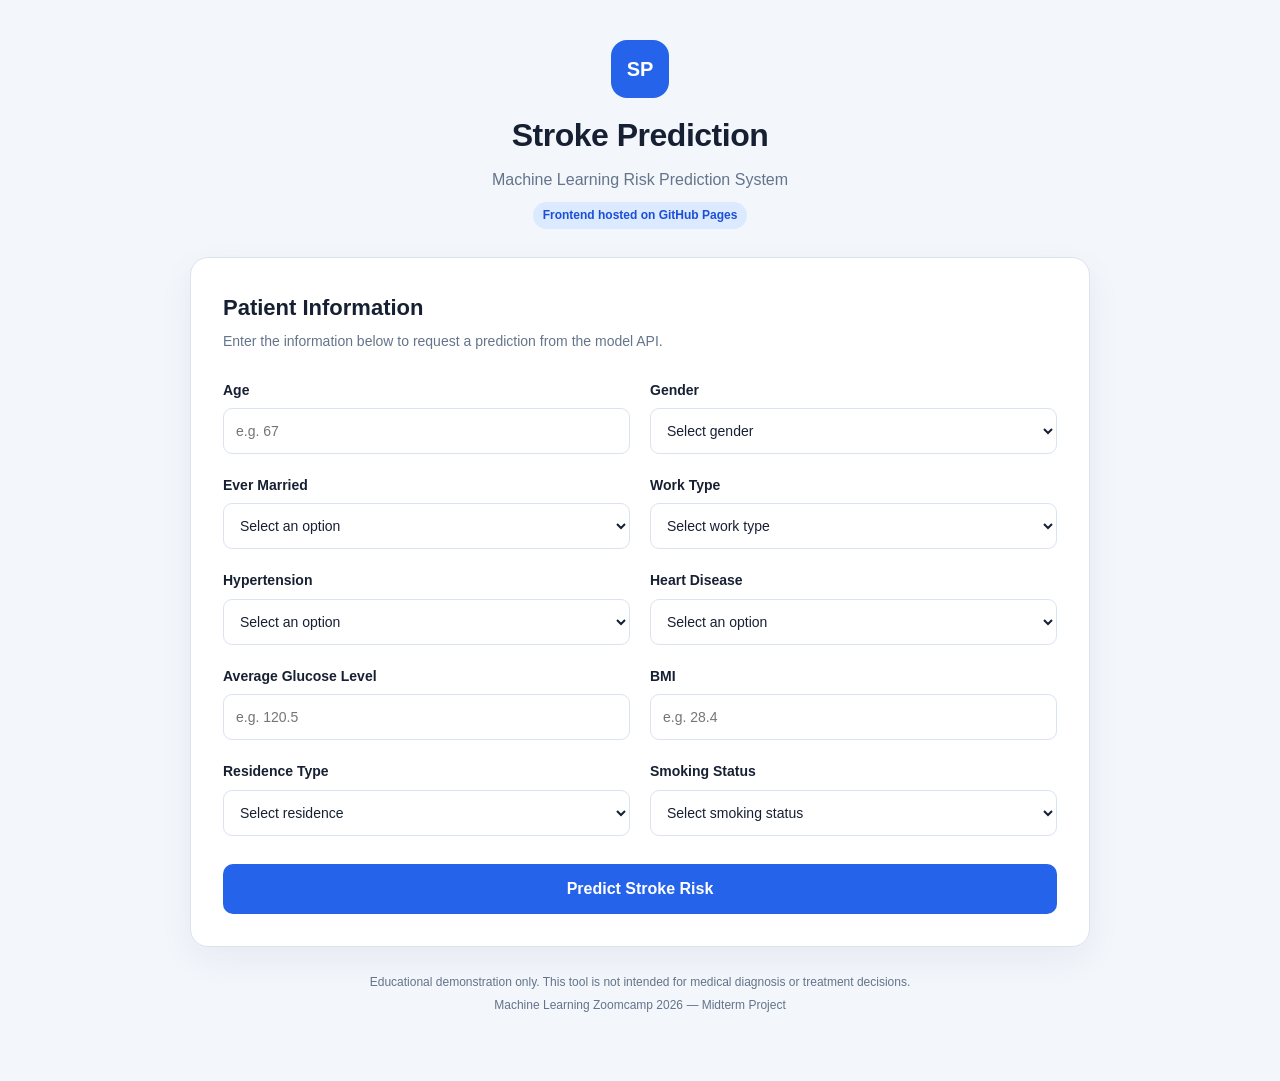
<file: 07-Midterm/stroke-prediction/frontend/index.html>
<!DOCTYPE html>
<html lang="en">
<head>
  <meta charset="UTF-8">
  <meta name="viewport" content="width=device-width, initial-scale=1.0">
  <meta name="description" content="Educational stroke prediction demonstration using a machine learning model.">
  <title>Stroke Prediction | ML Zoomcamp 2026</title>
  <link rel="stylesheet" href="./style.css">
  <script src="./app.js" defer></script>
</head>
<body>
  <main class="container">
    <header class="page-header">
      <div class="logo" aria-hidden="true">SP</div>
      <h1>Stroke Prediction</h1>
      <p>Machine Learning Risk Prediction System</p>
      <span class="hosting-label">Frontend hosted on GitHub Pages</span>
    </header>

    <section class="form-card">
      <div class="section-heading">
        <h2>Patient Information</h2>
        <p>Enter the information below to request a prediction from the model API.</p>
      </div>

      <form id="prediction-form">
        <div class="form-grid">
          <div class="form-group">
            <label for="age">Age</label>
            <input type="number" id="age" name="age" min="0" max="120" step="any" placeholder="e.g. 67" required>
          </div>
          <div class="form-group">
            <label for="gender">Gender</label>
            <select id="gender" name="gender" required>
              <option value="">Select gender</option>
              <option value="female">Female</option>
              <option value="male">Male</option>
              <option value="other">Other</option>
            </select>
          </div>
          <div class="form-group">
            <label for="ever_married">Ever Married</label>
            <select id="ever_married" name="ever_married" required>
              <option value="">Select an option</option>
              <option value="yes">Yes</option>
              <option value="no">No</option>
            </select>
          </div>
          <div class="form-group">
            <label for="work_type">Work Type</label>
            <select id="work_type" name="work_type" required>
              <option value="">Select work type</option>
              <option value="private">Private</option>
              <option value="self-employed">Self-employed</option>
              <option value="govt_job">Government Job</option>
              <option value="children">Children</option>
              <option value="never_worked">Never Worked</option>
            </select>
          </div>
          <div class="form-group">
            <label for="hypertension">Hypertension</label>
            <select id="hypertension" name="hypertension" required>
              <option value="">Select an option</option>
              <option value="0">No</option>
              <option value="1">Yes</option>
            </select>
          </div>
          <div class="form-group">
            <label for="heart_disease">Heart Disease</label>
            <select id="heart_disease" name="heart_disease" required>
              <option value="">Select an option</option>
              <option value="0">No</option>
              <option value="1">Yes</option>
            </select>
          </div>
          <div class="form-group">
            <label for="avg_glucose_level">Average Glucose Level</label>
            <input type="number" id="avg_glucose_level" name="avg_glucose_level" min="0" step="any" placeholder="e.g. 120.5" required>
          </div>
          <div class="form-group">
            <label for="bmi">BMI</label>
            <input type="number" id="bmi" name="bmi" min="0" step="any" placeholder="e.g. 28.4" required>
          </div>
          <div class="form-group">
            <label for="residence_type">Residence Type</label>
            <select id="residence_type" name="residence_type" required>
              <option value="">Select residence</option>
              <option value="urban">Urban</option>
              <option value="rural">Rural</option>
            </select>
          </div>
          <div class="form-group">
            <label for="smoking_status">Smoking Status</label>
            <select id="smoking_status" name="smoking_status" required>
              <option value="">Select smoking status</option>
              <option value="never_smoked">Never Smoked</option>
              <option value="formerly_smoked">Formerly Smoked</option>
              <option value="smokes">Smokes</option>
              <option value="unknown">Unknown</option>
            </select>
          </div>
        </div>
        <button type="submit" class="submit-button" id="submit-button">Predict Stroke Risk</button>
      </form>

      <div id="message" class="message" role="status" aria-live="polite" hidden></div>
      <section id="result" class="result-card" aria-live="polite" hidden>
        <h2>Prediction Result</h2>
        <div id="probability" class="probability"></div>
        <p id="result-label" class="result-label"></p>
        <p id="result-detail" class="result-detail"></p>
      </section>
    </section>

    <footer>
      <p>Educational demonstration only. This tool is not intended for medical diagnosis or treatment decisions.</p>
      <p>Machine Learning Zoomcamp 2026 — Midterm Project</p>
    </footer>
  </main>
</body>
</html>
</file>
<file: 07-Midterm/stroke-prediction/frontend/style.css>
:root {
  --primary: #2563eb;
  --primary-dark: #1d4ed8;
  --background: #f3f6fb;
  --text: #172033;
  --muted: #64748b;
  --border: #dbe3ef;
}
* { box-sizing: border-box; }
body {
  margin: 0;
  font-family: Arial, Helvetica, sans-serif;
  background: var(--background);
  color: var(--text);
  line-height: 1.6;
}
.container { width: min(100% - 32px, 900px); margin: 40px auto; }
.page-header { text-align: center; margin-bottom: 28px; }
.logo {
  width: 58px; height: 58px; margin: 0 auto 12px; display: grid;
  place-items: center; border-radius: 16px; background: var(--primary);
  color: white; font-size: 20px; font-weight: 700;
}
.page-header h1 { margin: 0; font-size: 32px; letter-spacing: -0.5px; }
.page-header p { margin: 6px 0 8px; color: var(--muted); }
.hosting-label {
  display: inline-block; padding: 4px 10px; border-radius: 999px;
  background: #dbeafe; color: #1d4ed8; font-size: 12px; font-weight: 700;
}
.form-card {
  background: white; padding: 32px; border: 1px solid var(--border);
  border-radius: 18px; box-shadow: 0 12px 35px rgba(30, 50, 90, 0.06);
}
.section-heading { margin-bottom: 26px; }
.section-heading h2 { margin: 0; font-size: 22px; }
.section-heading p { margin: 5px 0 0; color: var(--muted); font-size: 14px; }
.form-grid { display: grid; grid-template-columns: repeat(2, minmax(0, 1fr)); gap: 20px; }
.form-group { display: flex; flex-direction: column; gap: 7px; }
.form-group label { font-size: 14px; font-weight: 600; }
.form-group input, .form-group select {
  width: 100%; min-height: 46px; padding: 10px 12px;
  border: 1px solid var(--border); border-radius: 9px; background: white;
  color: var(--text); font-size: 14px; outline: none;
}
.form-group input:focus, .form-group select:focus {
  border-color: var(--primary); box-shadow: 0 0 0 3px rgba(37, 99, 235, 0.12);
}
.submit-button {
  width: 100%; min-height: 50px; margin-top: 28px; border: none;
  border-radius: 10px; background: var(--primary); color: white;
  font-size: 16px; font-weight: 700; cursor: pointer;
}
.submit-button:hover { background: var(--primary-dark); }
.submit-button:disabled { opacity: 0.65; cursor: wait; }
.result-card, .message {
  margin-top: 28px; padding: 24px; border-radius: 12px; text-align: center;
  border: 1px solid var(--border);
}
.result-card h2 { margin: 0 0 10px; font-size: 20px; }
.low-risk { background: #f0fdf4; border-color: #bbf7d0; }
.high-risk { background: #fff1f2; border-color: #fecdd3; }
.probability { font-size: 42px; font-weight: 800; line-height: 1.3; }
.low-risk .probability { color: #15803d; }
.high-risk .probability { color: #be123c; }
.result-label { margin: 8px 0; font-weight: 700; }
.result-detail { margin: 8px 0 0; color: var(--muted); font-size: 13px; }
.message { background: #fff7ed; border-color: #fed7aa; color: #9a3412; }
footer { padding: 22px 10px; text-align: center; color: var(--muted); font-size: 12px; }
footer p { margin: 4px 0; }
[hidden] { display: none !important; }
@media (max-width: 600px) {
  .container { margin: 22px auto; }
  .form-card { padding: 22px 18px; }
  .page-header h1 { font-size: 26px; }
  .form-grid { grid-template-columns: 1fr; gap: 16px; }
}
</file>
